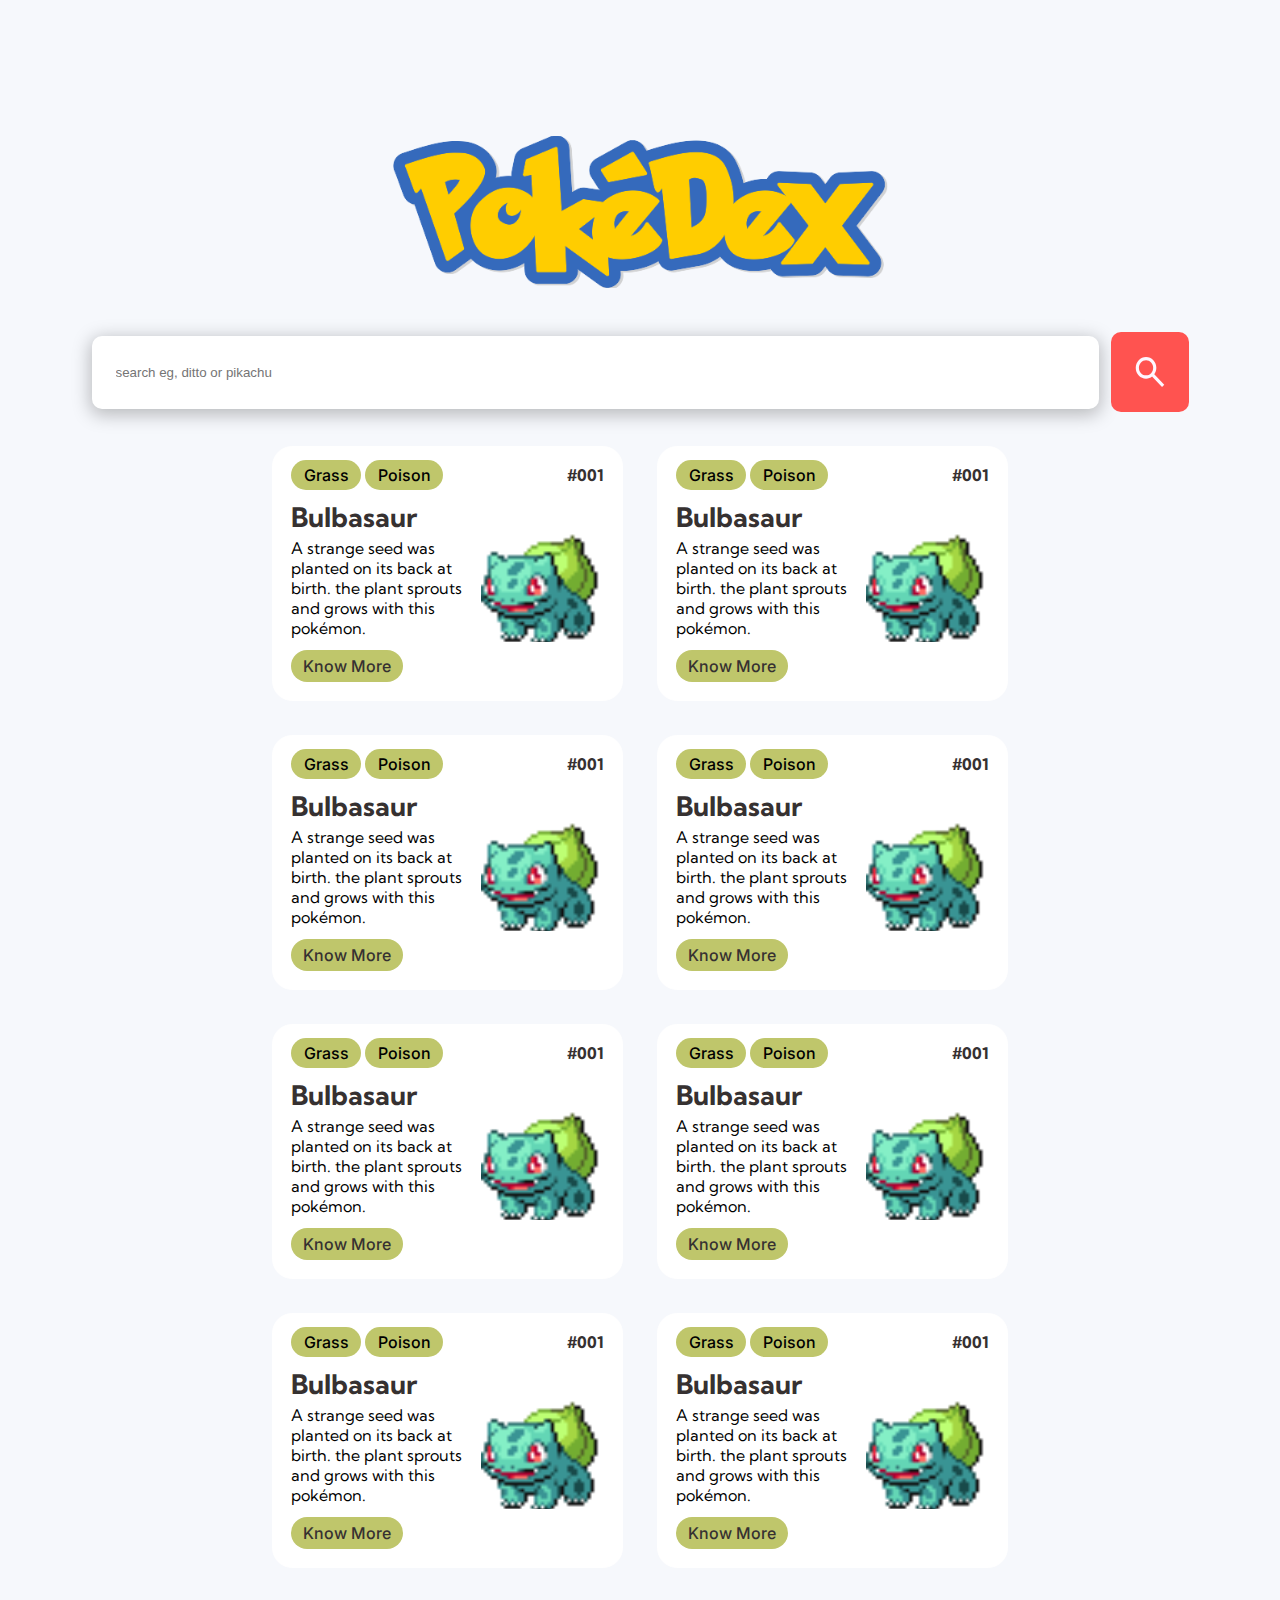
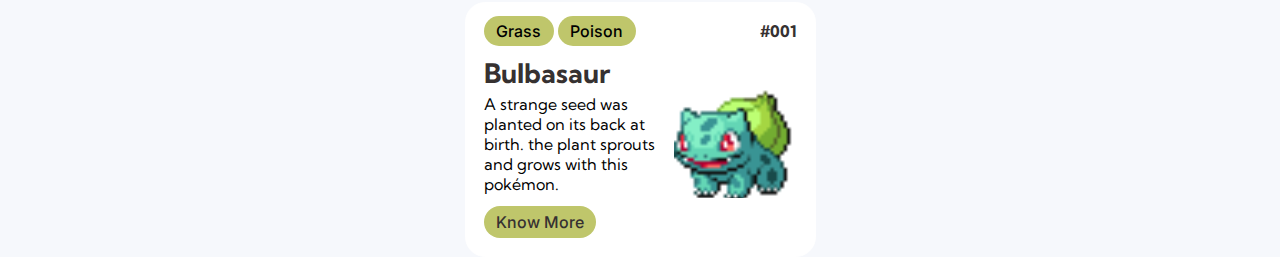
<file: index.html>
<!DOCTYPE html>
<html lang="pt-br">
<head>
    <link rel="stylesheet" href="/estilos/style.css">
    <meta charset="UTF-8">
    <meta name="viewport" content="width=device-width, initial-scale=1.0">
    <title>Pokedex</title>
</head>
<body>
    <div class="logo-pagina">
        <img class="logo-pokedex" src="/img/pokedex.svg" alt="logo">
    </div>
    <div class="pesquisar">
        <input type="text" placeholder="search eg, ditto or pikachu">
        <img class="imagem-search" src="/img/search.svg" alt="">
    </div>
    <div class="pokedex">
        <div class="pokemon">
            <div class="tipo-numero">
                <div class="tipos">
                    <span class="tipo">Grass</span>
                    <span class="tipo">Poison</span>
                </div>
                <div class="numeracao">
                    <span class="numero">#001</span>
                </div>
            </div>
            <div class="conteudo-pokemon">
                <div class="conteudo">
                    <h1 class="nome-pokemon">Bulbasaur</h1>
                    <p>A strange seed was planted on its back at birth.
                    the plant sprouts and grows with this pokémon.</p>
                    <button>Know More</button>
                </div>
                <div class="image-pokemon">
                    <img src="/img/bulbasaurs.svg" alt="image-pokemon">
                </div>
            </div>
        </div>
        <div class="pokemon">
            <div class="tipo-numero">
                <div class="tipos">
                    <span class="tipo">Grass</span>
                    <span class="tipo">Poison</span>
                </div>
                <div class="numeracao">
                    <span class="numero">#001</span>
                </div>
            </div>
            <div class="conteudo-pokemon">
                <div class="conteudo">
                    <h1 class="nome-pokemon">Bulbasaur</h1>
                    <p>A strange seed was planted on its back at birth.
                    the plant sprouts and grows with this pokémon.</p>
                    <button>Know More</button>
                </div>
                <div class="image-pokemon">
                    <img src="/img/bulbasaurs.svg" alt="image-pokemon">
                </div>
            </div>
        </div>
        <div class="pokemon">
            <div class="tipo-numero">
                <div class="tipos">
                    <span class="tipo">Grass</span>
                    <span class="tipo">Poison</span>
                </div>
                <div class="numeracao">
                    <span class="numero">#001</span>
                </div>
            </div>
            <div class="conteudo-pokemon">
                <div class="conteudo">
                    <h1 class="nome-pokemon">Bulbasaur</h1>
                    <p>A strange seed was planted on its back at birth.
                    the plant sprouts and grows with this pokémon.</p>
                    <button>Know More</button>
                </div>
                <div class="image-pokemon">
                    <img src="/img/bulbasaurs.svg" alt="image-pokemon">
                </div>
            </div>
        </div>
        <div class="pokemon">
            <div class="tipo-numero">
                <div class="tipos">
                    <span class="tipo">Grass</span>
                    <span class="tipo">Poison</span>
                </div>
                <div class="numeracao">
                    <span class="numero">#001</span>
                </div>
            </div>
            <div class="conteudo-pokemon">
                <div class="conteudo">
                    <h1 class="nome-pokemon">Bulbasaur</h1>
                    <p>A strange seed was planted on its back at birth.
                    the plant sprouts and grows with this pokémon.</p>
                    <button>Know More</button>
                </div>
                <div class="image-pokemon">
                    <img src="/img/bulbasaurs.svg" alt="image-pokemon">
                </div>
            </div>
        </div>
        <div class="pokemon">
            <div class="tipo-numero">
                <div class="tipos">
                    <span class="tipo">Grass</span>
                    <span class="tipo">Poison</span>
                </div>
                <div class="numeracao">
                    <span class="numero">#001</span>
                </div>
            </div>
            <div class="conteudo-pokemon">
                <div class="conteudo">
                    <h1 class="nome-pokemon">Bulbasaur</h1>
                    <p>A strange seed was planted on its back at birth.
                    the plant sprouts and grows with this pokémon.</p>
                    <button>Know More</button>
                </div>
                <div class="image-pokemon">
                    <img src="/img/bulbasaurs.svg" alt="image-pokemon">
                </div>
            </div>
        </div>
        <div class="pokemon">
            <div class="tipo-numero">
                <div class="tipos">
                    <span class="tipo">Grass</span>
                    <span class="tipo">Poison</span>
                </div>
                <div class="numeracao">
                    <span class="numero">#001</span>
                </div>
            </div>
            <div class="conteudo-pokemon">
                <div class="conteudo">
                    <h1 class="nome-pokemon">Bulbasaur</h1>
                    <p>A strange seed was planted on its back at birth.
                    the plant sprouts and grows with this pokémon.</p>
                    <button>Know More</button>
                </div>
                <div class="image-pokemon">
                    <img src="/img/bulbasaurs.svg" alt="image-pokemon">
                </div>
            </div>
        </div>
        <div class="pokemon">
            <div class="tipo-numero">
                <div class="tipos">
                    <span class="tipo">Grass</span>
                    <span class="tipo">Poison</span>
                </div>
                <div class="numeracao">
                    <span class="numero">#001</span>
                </div>
            </div>
            <div class="conteudo-pokemon">
                <div class="conteudo">
                    <h1 class="nome-pokemon">Bulbasaur</h1>
                    <p>A strange seed was planted on its back at birth.
                    the plant sprouts and grows with this pokémon.</p>
                    <button>Know More</button>
                </div>
                <div class="image-pokemon">
                    <img src="/img/bulbasaurs.svg" alt="image-pokemon">
                </div>
            </div>
        </div>
        <div class="pokemon">
            <div class="tipo-numero">
                <div class="tipos">
                    <span class="tipo">Grass</span>
                    <span class="tipo">Poison</span>
                </div>
                <div class="numeracao">
                    <span class="numero">#001</span>
                </div>
            </div>
            <div class="conteudo-pokemon">
                <div class="conteudo">
                    <h1 class="nome-pokemon">Bulbasaur</h1>
                    <p>A strange seed was planted on its back at birth.
                    the plant sprouts and grows with this pokémon.</p>
                    <button>Know More</button>
                </div>
                <div class="image-pokemon">
                    <img src="/img/bulbasaurs.svg" alt="image-pokemon">
                </div>
            </div>
        </div>
        <div class="pokemon">
            <div class="tipo-numero">
                <div class="tipos">
                    <span class="tipo">Grass</span>
                    <span class="tipo">Poison</span>
                </div>
                <div class="numeracao">
                    <span class="numero">#001</span>
                </div>
            </div>
            <div class="conteudo-pokemon">
                <div class="conteudo">
                    <h1 class="nome-pokemon">Bulbasaur</h1>
                    <p>A strange seed was planted on its back at birth.
                    the plant sprouts and grows with this pokémon.</p>
                    <button>Know More</button>
                </div>
                <div class="image-pokemon">
                    <img src="/img/bulbasaurs.svg" alt="image-pokemon">
                </div>
            </div>
        </div>
    </div>
</body>
</html>
</file>
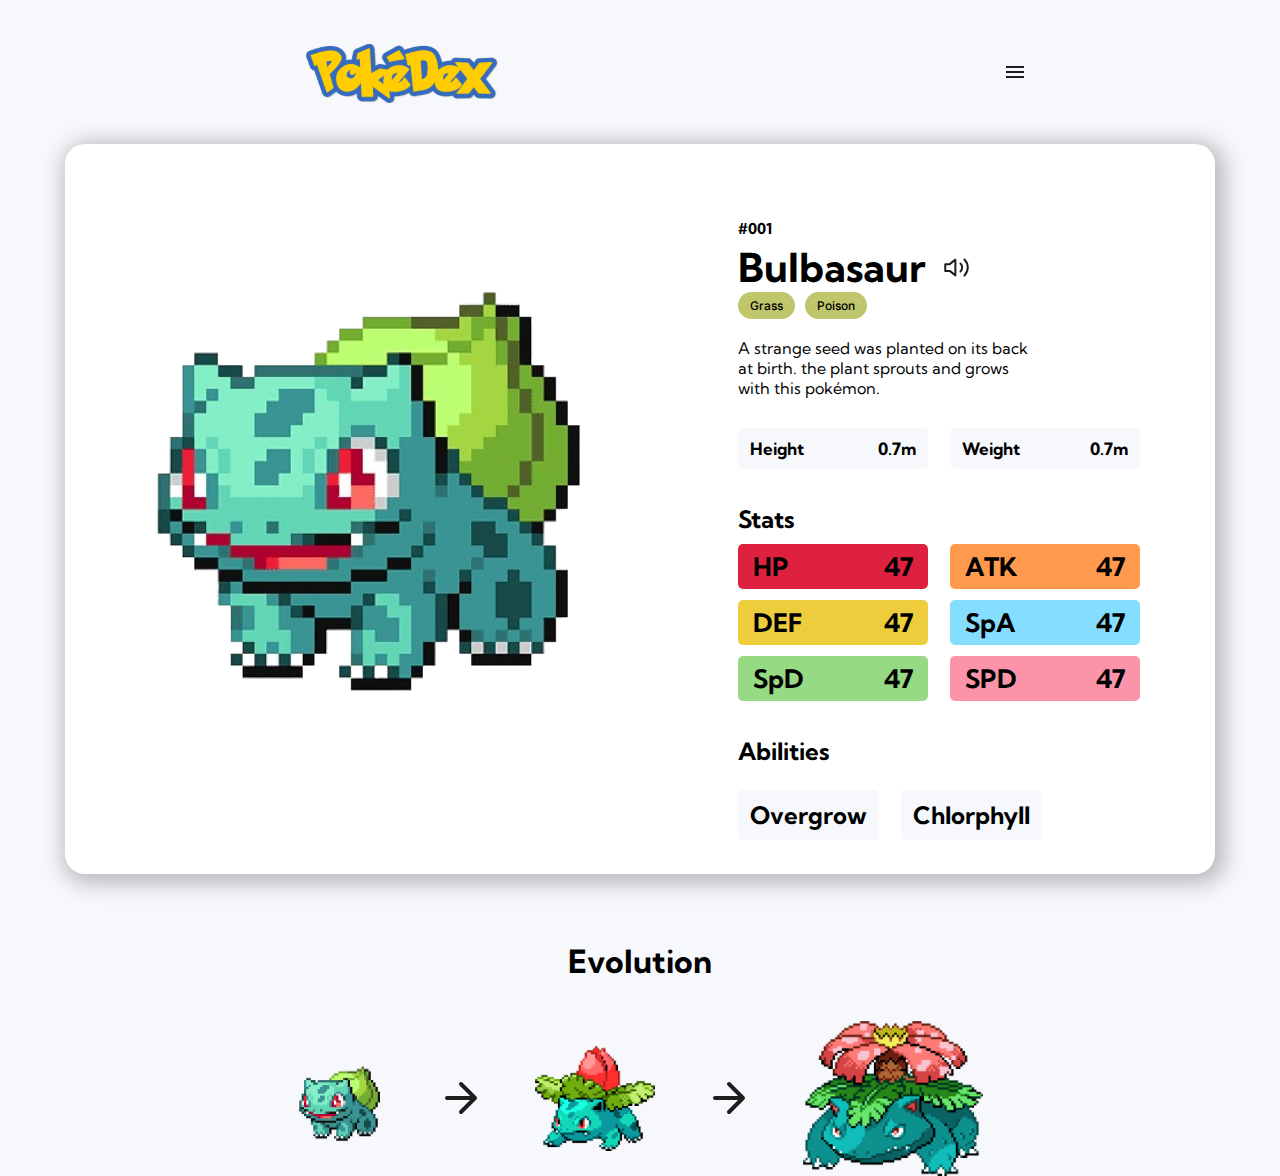
<file: about.html>
<!DOCTYPE html>
<html lang="pt-br">
<head>
    <link rel="stylesheet" href="/estilos/about.css">
    <meta charset="UTF-8">
    <meta name="viewport" content="width=device-width, initial-scale=1.0">
    <title>About</title>
</head>
<body>
    <header>
        <img class="logo-header" src="/img/pokedex.svg" alt="">
        <img class="menu-header" src="/img/menu.svg" alt="">
    </header>
    <main>
        <div class="container-pokemon">
            <div class="image-pokemon">
                <img class="icon-poke" src="/img/bulbasaur-pixel.png" alt="">
            </div>
            <div class="conteudo-pokemon">
                <span class="numero">#001</span>
                <div class="nome-pokemon">
                    <h1 class="nome">Bulbasaur</h1>
                    <img src="/img/Volume 2.svg" alt="">
                </div>
                <div class="tipos">
                    <span class="tipo">Grass</span>
                    <span class="tipo">Poison</span>
                </div>
                <p>A strange seed was planted on its back at birth.
                the plant sprouts and grows with this pokémon.</p>
                <div class="altura-largura">
                    <div class="height">
                        <h2 class="h">Height</h2>
                        <h2 class="h-m">0.7m</h2>
                    </div>
                    <div class="width">
                        <h2 class="w">Weight</h2>
                        <h2 class="w-m">0.7m</h2>
                    </div>
                </div>
                <h2 class="stats">Stats</h2>
                <div class="s-1">
                    <div class="hp">
                        <h2>HP</h2>
                        <h2>47</h2>
                    </div>
                    <div class="atk">
                        <h2>ATK</h2>
                        <h2>47</h2>
                    </div>
                </div>
                <div class="s-1">
                    <div class="def">
                        <h2>DEF</h2>
                        <h2>47</h2>
                    </div>
                    <div class="spa">
                        <h2>SpA</h2>
                        <h2>47</h2>
                    </div>
                </div>
                <div class="s-1">
                    <div class="spd">
                        <h2>SpD</h2>
                        <h2>47</h2>
                    </div>
                    <div class="SPD">
                        <h2>SPD</h2>
                        <h2>47</h2>
                    </div>
                </div>
                <h2 class="abilities">Abilities</h2>
                <div class="abi">
                    <h2 class="abi-1" >Overgrow</h2>
                    <h2 class="abi-1">Chlorphyll</h2>
                </div>
            </div>
        </div>
        <h1>Evolution</h1>
        <div class="evolution">
            <img src="/img/bulbasaur-pixel.png" alt="" width="90" height="90">
            <img src="/img/Arrow right.svg" alt="">
            <img src="/img/ivysaur.png" alt="" width="120">
            <img src="/img/Arrow right.svg" alt="">
            <img src="/img/Venusaur-Pokemon-PNG-Clip-Art-HD-Quality.png" alt="" width="180">
        </div>
    </main>
</body>
</html>
</file>
<file: estilos/style.css>
@import url('https://fonts.googleapis.com/css2?family=Kumbh+Sans:wght@100..900&display=swap');
@import url('https://fonts.googleapis.com/css2?family=Inter:ital,opsz,wght@0,14..32,100..900;1,14..32,100..900&family=Kumbh+Sans:wght@100..900&display=swap');
*{
    padding: 0;
    margin: 0;
    box-sizing: border-box;
}
body{
    display: grid;
    place-items: center;
    background: #F6F8FC;
}

.logo-pokedex{
    margin-top: 136px;
}
.tipo-numero{
    display: flex;
    justify-content: space-between;
}
.conteudo-pokemon{
    display: flex;
    align-items: center;
}
p{
    width: 190px;
    font-family: "Kumbh Sans";
}
.pokemon{
    border: 1px solid #ffffff;
    background-color: #ffffff;
    padding: 18px;
    border-radius: 20px;
}
.tipo{
    border-radius: 50px;
    background: #BFC66B;
    padding: 5px 12.5px 5px 12.5px;
    font-family: Inter;
    font-weight: 500;
}
.nome-pokemon{
    color: #363131;
    font-family: "Kumbh Sans";
    font-size: 27px;
    font-weight: 700;
    line-height: normal;
    margin: 15px 0 4px 0;
}
.numero{
    font-family: "Kumbh Sans";
    font-weight: 700;
    color: #363131;
}
button{
    color: #363131;
    font-family: "Inter";
    font-style: normal;
    font-weight: 500;
    line-height: normal;
    padding: 6px 12px 6px 12px;
    border-radius: 50px;
    background: #BFC66B;
    border-style: none;
    font-size: 16px;
    cursor: pointer;
    margin-top: 12px;
}
.pokedex{
    display: flex;
    justify-content: center;
    gap: 34px;
    max-width: 70%;
    flex-wrap: wrap;
    margin-top: 34px;
}
input{
    width: 1007px;
    height: 73px;
    border-radius: 10px;
    box-shadow: 0px 4px 18.5px 2px rgba(0, 0, 0, 0.25);
    border-style: none;
    padding: 24px 737px 24px 24px;
}
.imagem-search{
    padding: 20px;
    background: #FF5350;
    border-radius: 10px;
}
.pesquisar{
    display: flex;
    align-items: center;
    margin-top: 40px;
    gap: 12px;
}
</file>
<file: estilos/about.css>
@import url('https://fonts.googleapis.com/css2?family=Kumbh+Sans:wght@100..900&display=swap');
@import url('https://fonts.googleapis.com/css2?family=Inter:ital,opsz,wght@0,14..32,100..900;1,14..32,100..900&family=Kumbh+Sans:wght@100..900&display=swap');
*{
    margin: 0;
    padding: 0;
    box-sizing: border-box;
}
header{
    display: flex;
    justify-content: space-around;
}
.menu-header{
    cursor: pointer;
}
body{
    background: #f6f8fc;
    font-family: "Kumbh Sans";
}
main{
    display: grid;
    place-items: center;
}
.logo-header{
    width: 192px;
    height: 61px;
    margin: 43px 0 40px 53px;
}
.icon-poke{
    width: 470px;
    height: 483px;
    margin-left: 78px;
}
.numero{
    font-size: 15px;
    font-weight: 700;
}
.nome{
    color: #000;
    font-family: "Kumbh Sans";
    font-size: 40px;
    font-weight: 700;
}
.nome-pokemon{
    display: flex;
    gap: 17px;
    align-items: center;
    margin-top: 5px;
}
.tipos{
    display: flex;
    gap: 10px;
}
.tipo{
    border-radius: 50px;
    background: #BFC66B;
    padding: 6px 12px;
    font-family: "Inter";
    font-size: 12px;
    font-weight: 500;
    margin-bottom: 19px;
}
p{
    font-family: "Kumbh Sans";
    font-size: 16px;
    font-weight: 400;
    width: 301px;
}
.altura-largura{
    display: flex;
    gap: 22px;
    margin-bottom: 35px;
}
.height,.width{
    display: flex;
    justify-content: space-between;
    background-color: #F6F8FC;
    padding: 10px 12px;
    border-radius: 5px;
    margin-top: 30px;
    width: 190px;
}
.h,.w{
    width:55px;
    height: 21px;
    font-family: "Kumbh Sans";
    font-size: 17px;
    font-weight: 700;
}
.h-m,.w-m{
    font-family: "Kumbh Sans";
    font-size: 17px;
    font-style: normal;
    font-weight: 700;
}

.hp{
    display: flex;
    justify-content: space-between;
    border-radius: 5px;
    background: #DF2140;
    width: 190px;
    height: 45px;
    padding: 15px;
    font-size: 17px;
    align-items: center;
}
.atk{
    display: flex;
    justify-content: space-between;
    border-radius: 5px;
    background: #FF994D;
    width: 190px;
    height: 45px;
    padding: 15px;
    font-size: 17px;
    align-items: center;
    margin-right: 73px;
}
.spa{
    display: flex;
    justify-content: space-between;
    border-radius: 5px;
    background: #85DDFF;
    width: 190px;
    height: 45px;
    padding: 15px;
    font-size: 17px;
    align-items: center;
}
.def{
    display: flex;
    justify-content: space-between;
    border-radius: 5px;
    background: #EECD3D;
    width: 190px;
    height: 45px;
    padding: 15px;
    font-size: 17px;
    align-items: center;
}
.spd{
    display: flex;
    justify-content: space-between;
    border-radius: 5px;
    background: #96DA83;
    width: 190px;
    height: 45px;
    padding: 15px;
    font-size: 17px;
    align-items: center;
}
.SPD{
    display: flex;
    justify-content: space-between;
    border-radius: 5px;
    background: #FB94A8;
    width: 190px;
    height: 45px;
    padding: 15px;
    font-size: 17px;
    align-items: center;
}
.s-1{
    display: flex;
    gap: 22px;
    margin-bottom: 11px;
}
.stats{
    margin-bottom: 10px;
}
.abilities{
    margin-top: 24px;
}
.abi{
    display: flex;
    gap: 22px;
    margin-bottom: 72px;
}
.abi-1{
    background-color: #F6F8FC;
    padding: 10px 12px;
    border-radius: 5px;
    margin-top: 24px;
}
.conteudo-pokemon{
    display: flex;
    flex-direction: column;
}
.container-pokemon{
    display: flex;
    justify-content: center;
    border-radius: 20px;
    background: #FFF;
    padding: 75px;
    box-shadow: 4px 4px 21.5px 6px rgba(0, 0, 0, 0.25);
    gap: 122px;
    width: 1150px;
    height: 730px;
    margin-bottom: 67px;
}
.evolution{
    display: flex;
    align-items: center;
    gap: 50px;
    margin-top: 40px;
}
</file>
